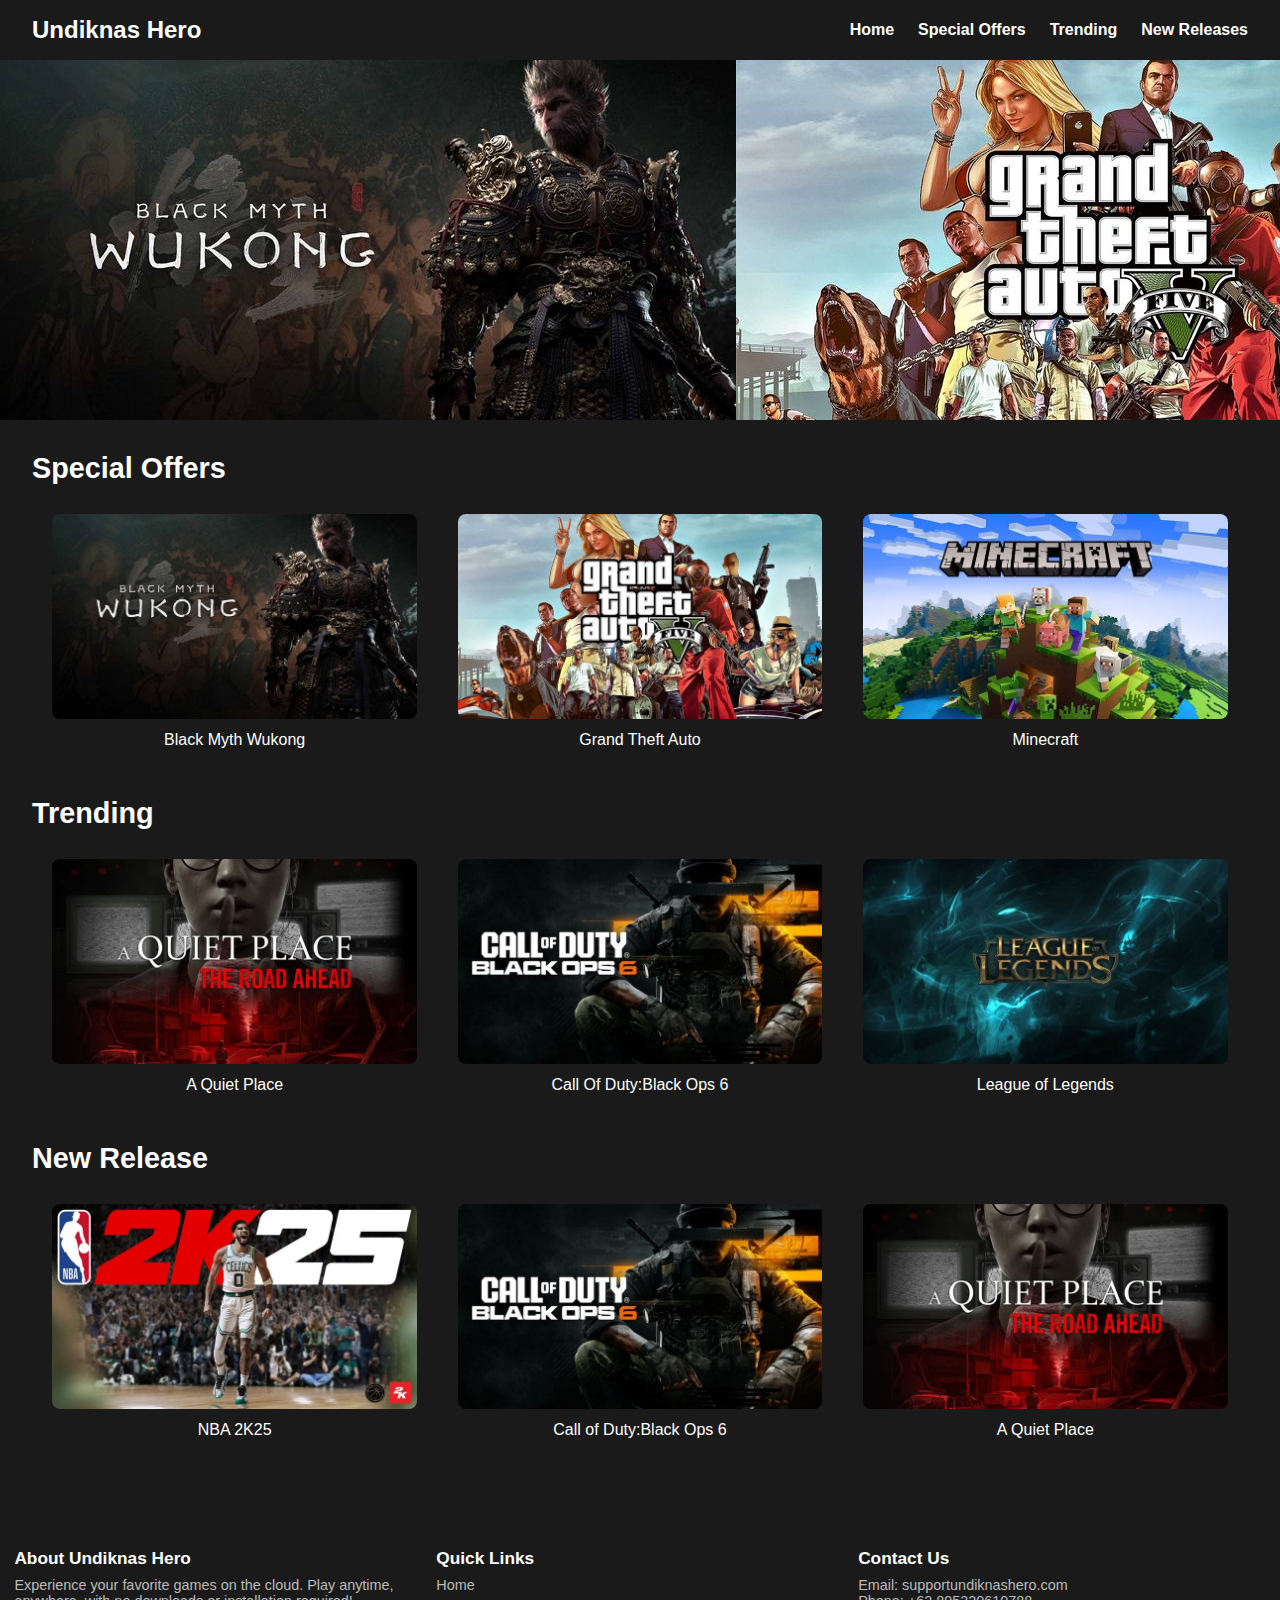
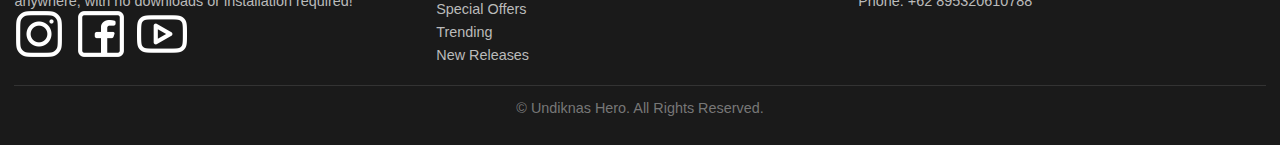
<file: index.html>
<!DOCTYPE html>
<html lang="en">
  <head>
    <meta charset="UTF-8" />
    <meta name="viewport" content="width=device-width, initial-scale=1.0" />
    <title>Xbox Gaming Layout with Slider</title>
    <link rel="stylesheet" href="style.css" />
  </head>
  <body>
    <nav>
      <div class="logo">Undiknas Hero</div>
      <ul class="nav-links">
        <li><a href="index.html">Home</a></li>
        <li><a href="specialoffer.html">Special Offers</a></li>
        <li><a href="trending.html">Trending</a></li>
        <li><a href="newrelease.html">New Releases</a></li>
      </ul>
    </nav>

    <section class="slider">
      <div class="slides">
        <img src="Black Myth Indra.jpeg" alt="Game 1" />
        <img src="GTA V.png" alt="Game 2" />
        <img src="COD Black Ops 6.jpeg" alt="Game 3" />
        <img src="NBA 2k25.jpeg" alt="Game 4" />
        <img src="Black Myth Indra.jpeg" alt="Game 5" />
        <img src="GTA V.png" alt="Game 6" />
        <img src="COD Black Ops 6.jpeg" alt="Game 7" />
        <img src="NBA 2k25.jpeg" alt="Game 8" />
        <img src="Black Myth Indra.jpeg" alt="Game 9" />
        <img src="GTA V.png" alt="Game 10" />
        <img src="COD Black Ops 6.jpeg" alt="Game 11" />
        <img src="NBA 2k25.jpeg" alt="Game 12" />
          </div>
        </section>
        
      </div>
    </section>

    <section class="categories">
      <div class="category">
        <h2>Special Offers</h2>
        <div class="games">
          <div class="game">
            <img src="Black Myth Indra.jpeg" alt="Special Game 1" />
            <p>Black Myth Wukong</p>
          </div>
          <div class="game">
            <img src="GTA V.png" alt="Special Game 2" />
            <p>Grand Theft Auto</p>
          </div>
          <div class="game">
            <img src="Minecraft.jpeg" alt="Special Game 3" />
            <p>Minecraft</p>
          </div>
        </div>
      </div>

      <div class="category">
          <h2>Trending</h2>
        <div class="games">
          <div class="game">
            <img src="A Quiet Place.jpeg" alt="Trending Game 1" />
            <p>A Quiet Place</p>
          </div>
          <div class="game">
            <img src= "COD Black Ops 6.jpeg" alt="Trending Game 2" />
            <p>Call Of Duty:Black Ops 6</p>
          </div>
          <div class="game">
            <img src="LoL.jpeg" alt="Trending Game 3" />
            <p>League of Legends</p>
          </div>
        </div>
      </div>

      <div class="category">
        <h2>New Release</h2>
        <div class="games">
          <div class="game">
            <img src="NBA 2k25.jpeg" alt="New Game 1" />
            <p>NBA 2K25</p>
          </div>
          <div class="game">
            <img src="COD Black Ops 6.jpeg" alt="New Game 2" />
            <p>Call of Duty:Black Ops 6</p>
          </div>
          <div class="game">
            <img src="A Quiet Place.jpeg" alt="New Game 3" />
            <p>A Quiet Place</p>
          </div>
        </div>
      </div>
    </section>

    <script src="script.js"></script>
  </body>

  <footer>
    <div class="footer-content">
      <div class="footer-section about">
        <h2>About Undiknas Hero</h2>
        <p>Experience your favorite games on the cloud. Play anytime, anywhere, with no downloads or installation required!</p>
        <div class="socials">
          <a href="https://media.istockphoto.com/id/607884310/id/foto/nilai-sempurna-100-persen.jpg?s=612x612&w=0&k=20&c=pm4YG0KPkafG1-5c0hsJuVoUvkWNRvf5a_oGHnpH9RA="><img src="instagram-svgrepo-com.png" alt="Twitter" width="50"/></a>
          <a href="https://www.instagram.com/p/DCLU7KEyEAf/?utm_source=ig_web_copy_link&igsh=MzRlODBiNWFlZA=="><img src="facebook-svgrepo-com.png" alt="Instagram" width="50" /></a>
          <a href="https://youtu.be/ZHgyQGoeaB0?si=bZATfUxYvfVBj2xM"><img src="youtube-svgrepo-com.png" alt="YouTube" width="50pc" /></a>
        </div>
      </div>
  
      <div class="footer-section links">
        <h2>Quick Links</h2>
        <ul>
          <li><a href="index.html">Home</a></li>
          <li><a href="specialoffer.html">Special Offers</a></li>
          <li><a href="trending.html">Trending</a></li>
          <li><a href="newrelease.html">New Releases</a></li>
        </ul>
      </div>
  
      <div class="footer-section contact">
        <h2>Contact Us</h2>
        <p>Email: supportundiknashero.com</p>
        <p>Phone: +62 895320610788</p>
      </div>
    </div>
  
    <div class="footer-bottom">
      <p>&copy; Undiknas Hero. All Rights Reserved.</p>
    </div>
  </footer>
</html>
</file>
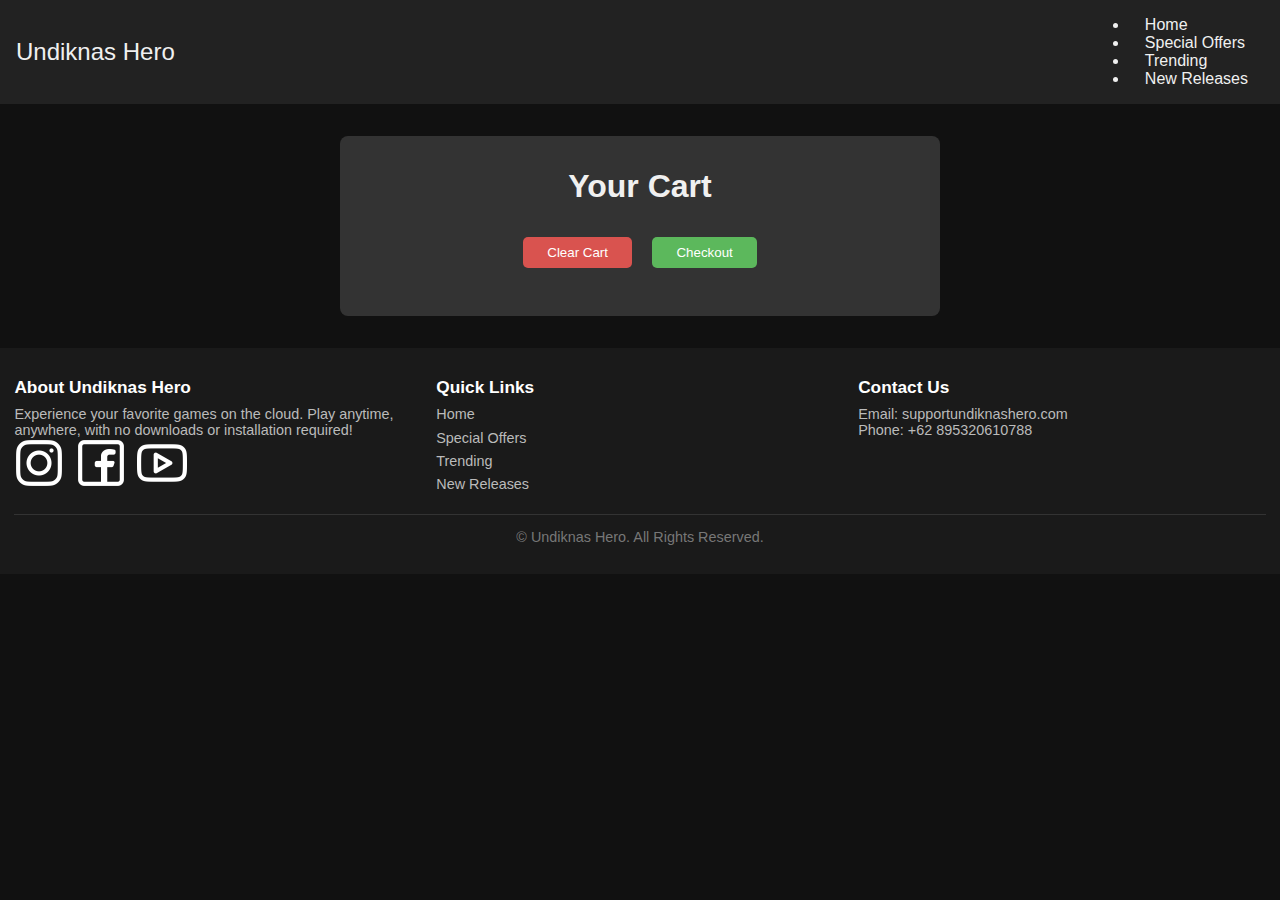
<file: checkout.html>
<!DOCTYPE html>
<html lang="en">
  <head>
    <meta charset="UTF-8" />
    <meta name="viewport" content="width=device-width, initial-scale=1.0" />
    <title>Checkout</title>
    <link rel="stylesheet" href="checkout.css" />
  </head>
  <body>
    <nav>
      <div class="logo">Undiknas Hero</div>
      <ul class="nav-links">
        <li><a href="index.html">Home</a></li>
        <li><a href="specialoffer.html">Special Offers</a></li>
        <li><a href="trending.html">Trending</a></li>
        <li><a href="newrelease.html">New Releases</a></li>
      </ul>
    </nav>

    <section class="checkout-section">
      <h2>Your Cart</h2>
      <ul id="cart-items"></ul>
      <button class="clear-cart-button">Clear Cart</button>
      <button class="checkout-button">Checkout</button>

      <div id="checkout-form-popup" class="form-popup">
        <form id="checkout-form" class="form-container">
          <h2>Checkout Form</h2>
          <label for="name">Name:</label>
          <input type="text" id="name" required />
          <label for="email">Email:</label>
          <input type="email" id="email" required />
          <label for="address">Address:</label>
          <input type="text" id="address" required />
          <button type="submit" class="form-submit">Submit</button>
          <button type="button" class="form-cancel" onclick="closeForm()">Cancel</button>
        </form>
      </div>
    </section>

    <script src="checkout.js"></script>
  </body>
  <footer>
    <div class="footer-content">
      <div class="footer-section about">
        <h2>About Undiknas Hero</h2>
        <p>Experience your favorite games on the cloud. Play anytime, anywhere, with no downloads or installation required!</p>
        <div class="socials">
          <a href="https://media.istockphoto.com/id/607884310/id/foto/nilai-sempurna-100-persen.jpg?s=612x612&w=0&k=20&c=pm4YG0KPkafG1-5c0hsJuVoUvkWNRvf5a_oGHnpH9RA="><img src="instagram-svgrepo-com.png" alt="Twitter" width="50"/></a>
          <a href="https://www.instagram.com/p/DCLU7KEyEAf/?utm_source=ig_web_copy_link&igsh=MzRlODBiNWFlZA=="><img src="facebook-svgrepo-com.png" alt="Instagram" width="50" /></a>
          <a href="https://youtu.be/ZHgyQGoeaB0?si=bZATfUxYvfVBj2xM"><img src="youtube-svgrepo-com.png" alt="YouTube" width="50pc" /></a>
        </div>
      </div>

      <div class="footer-section links">
        <h2>Quick Links</h2>
        <ul>
          <li><a href="index.html">Home</a></li>
          <li><a href="specialoffer.html">Special Offers</a></li>
          <li><a href="trending.html">Trending</a></li>
          <li><a href="newrelease.html">New Releases</a></li>
        </ul>
      </div>

      <div class="footer-section contact">
        <h2>Contact Us</h2>
        <p>Email: supportundiknashero.com</p>
        <p>Phone: +62 895320610788</p>
      </div>
    </div>

    <div class="footer-bottom">
      <p>&copy; Undiknas Hero. All Rights Reserved.</p>
    </div>
  </footer>
</html>
</file>
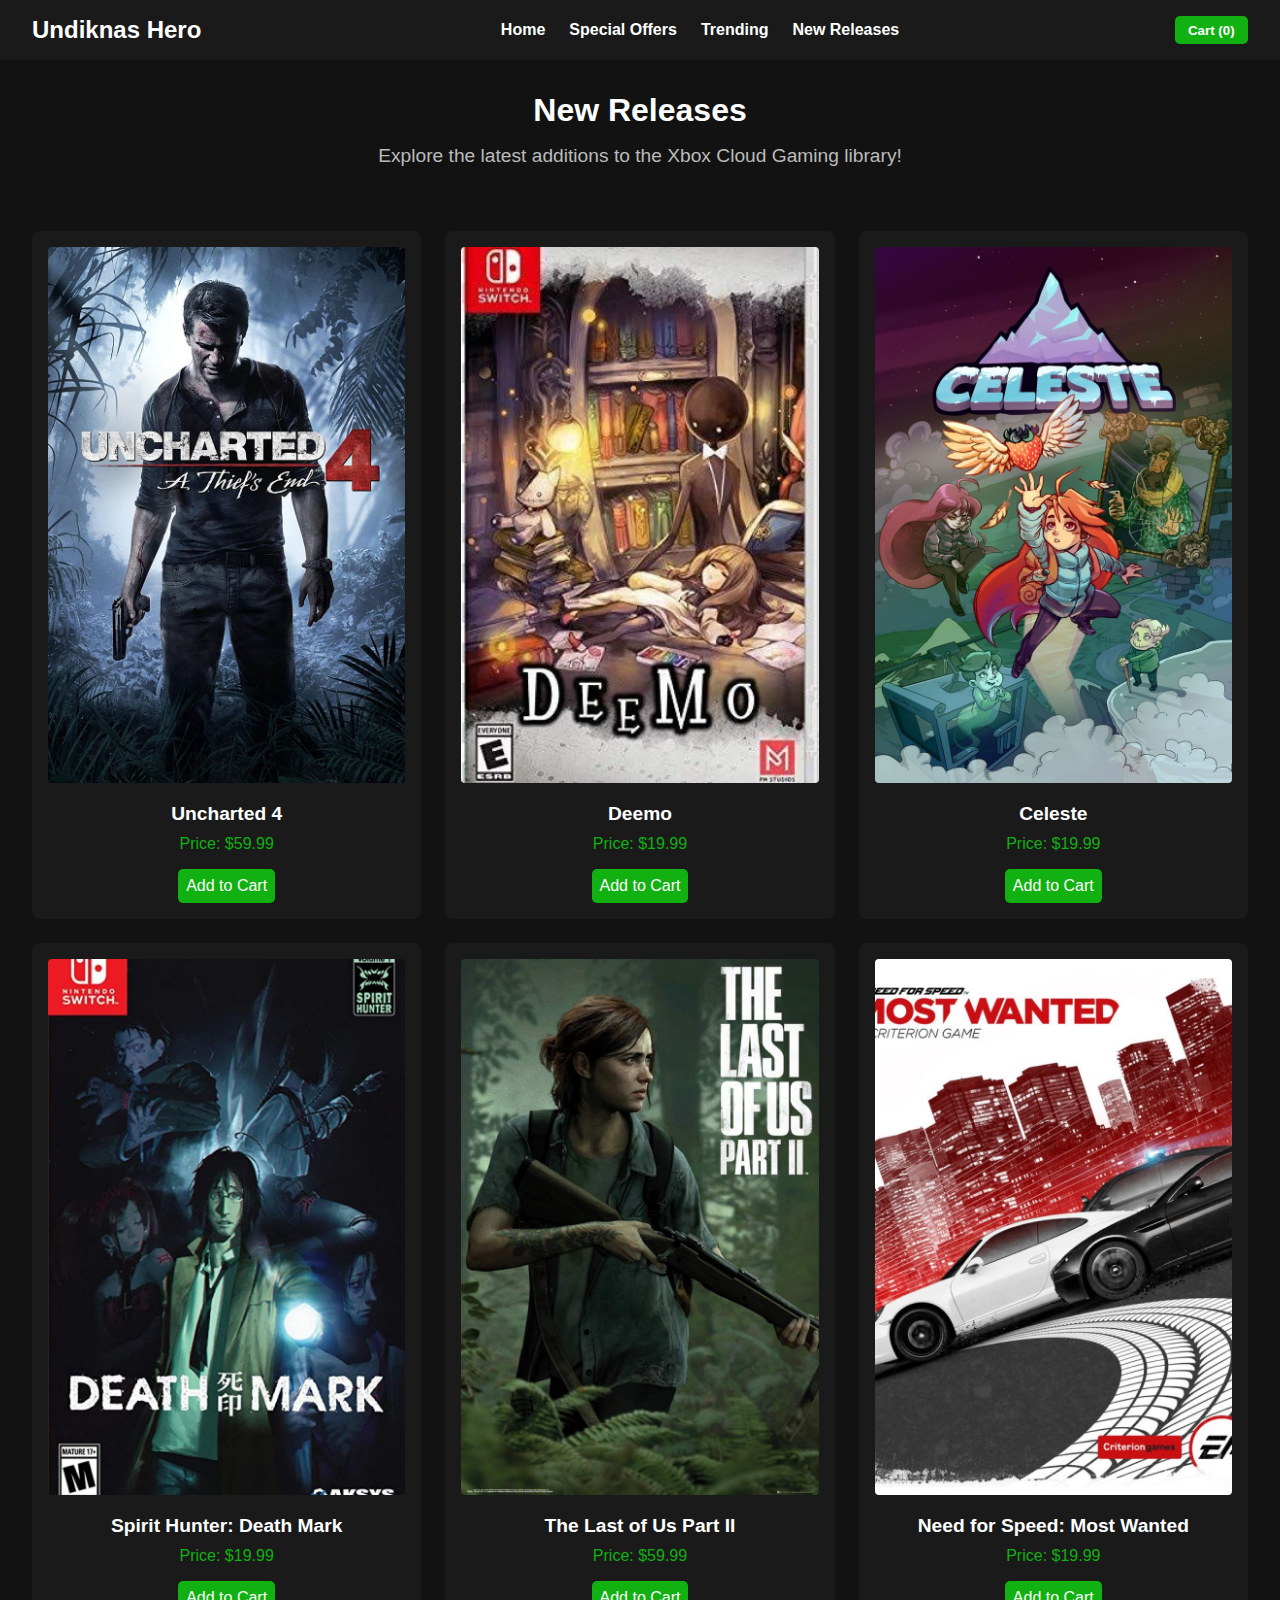
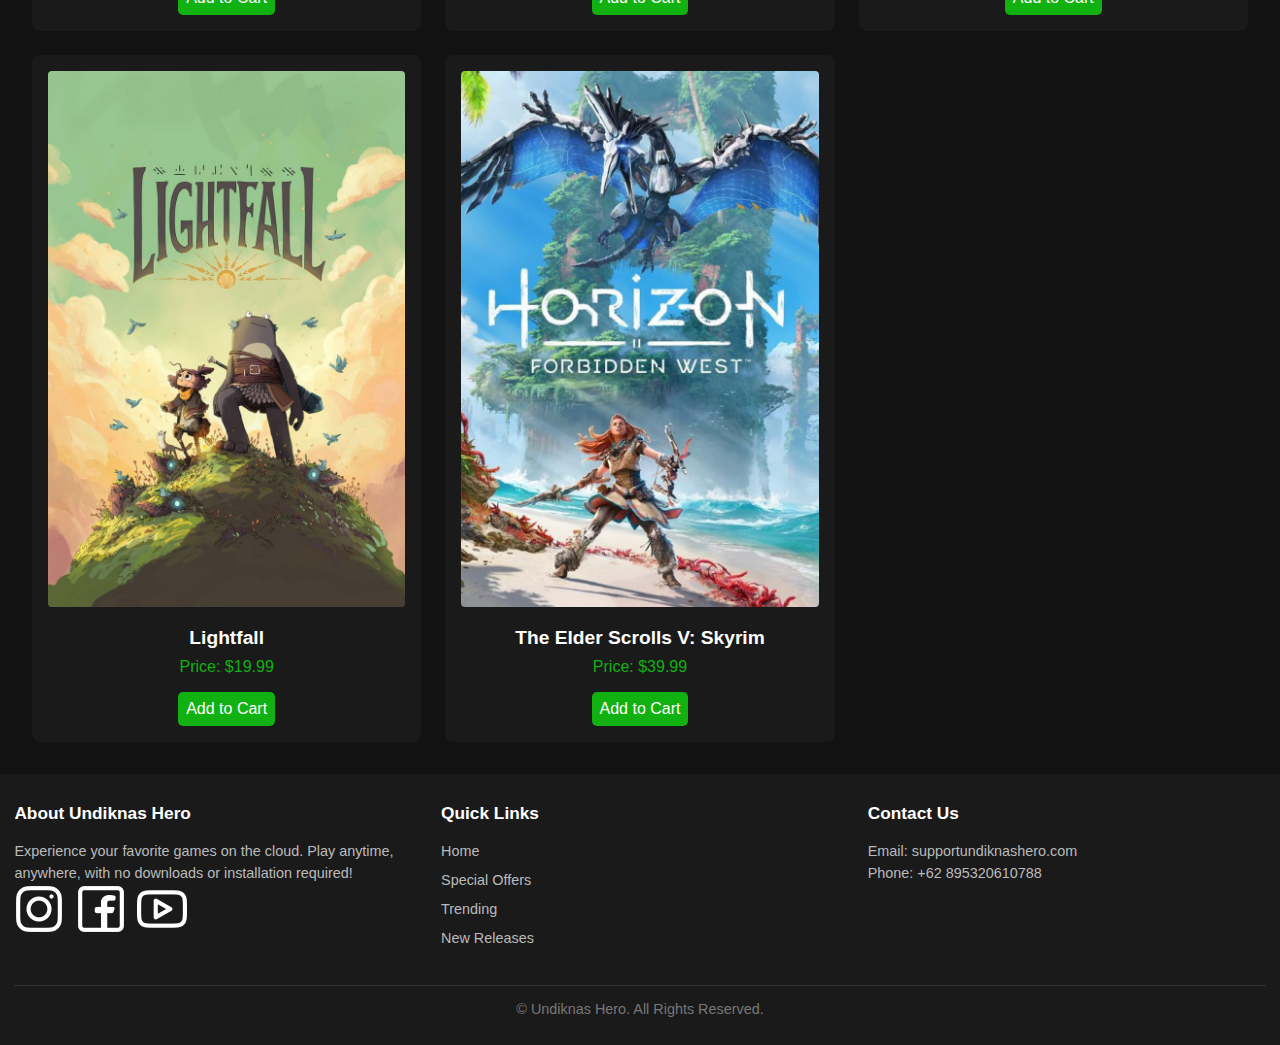
<file: newrelease.html>
<!DOCTYPE html>
<html lang="en">
  <head>
    <meta charset="UTF-8" />
    <meta name="viewport" content="width=device-width, initial-scale=1.0" />
    <title>New Releases - Xbox Cloud Gaming</title>
    <link rel="stylesheet" href="new-releases.css" />
  </head>
  <body>
    <nav>
      <div class="logo">Undiknas Hero</div>
      <ul class="nav-links">
        <li><a href="index.html">Home</a></li>
        <li><a href="specialoffer.html">Special Offers</a></li>
        <li><a href="trending.html">Trending</a></li>
        <li><a href="newrelease.html">New Releases</a></li>
      </ul>
      <button class="cart-button" onclick="location.href='checkout.html'">Cart (<span id="cart-count">0</span>)</button>
    </nav>

    <header class="new-releases-header">
      <h1>New Releases</h1>
      <p>Explore the latest additions to the Xbox Cloud Gaming library!</p>
    </header>
    <section class="game-grid">
      <div class="game-card">
        <img src="Uncharted 4_ A Thief's End (2016).png" alt="Game 1" />
        <h2>Uncharted 4</h2>
        <p>Price: $59.99</p>
        <button class="add-to-cart" data-title="Uncharted 4" data-price="59.99">Add to Cart</button>
      </div>
      <div class="game-card">
        <img src="This Is Hands-Down the Best Nintendo Switch Game.png" alt="Game 1" />
        <h2>Deemo</h2>
        <p>Price: $19.99</p>
        <button class="add-to-cart" data-title="Deemo" data-price="19.99">Add to Cart</button>
      </div>
      <div class="game-card">
        <img src="The Best Video Games of 2018 (So Far).png" alt="Game 1" />
        <h2>Celeste</h2>
        <p>Price: $19.99</p>
        <button class="add-to-cart" data-title="Celeste" data-price="19.99">Add to Cart</button>
      </div>
      <div class="game-card">
        <img src="Spirit Hunter_ Death Mark - Nintendo Switch.png" alt="Game 1" />
        <h2>Spirit Hunter: Death Mark</h2>
        <p>Price: $19.99</p>
        <button class="add-to-cart" data-title="Spirit Hunter: Death Mark" data-price="19.99">Add to Cart</button>
      </div>
      <div class="game-card">
        <img src="POSTER STOP ONLINE The Last Of Us Part II - Gaming Poster (Game Cover - Ellie) (Size 24 x 36_).png" alt="Game 1" />
        <h2>The Last of Us Part II</h2>
        <p>Price: $59.99</p>
        <button class="add-to-cart" data-title="The Last of Us Part II" data-price="59.99">Add to Cart</button>
      </div>
      <div class="game-card">
        <img src="Need for Speed_ Most Wanted (2012).png" alt="Game 1" />
        <h2>Need for Speed: Most Wanted</h2>
        <p>Price: $19.99</p>
        <button class="add-to-cart" data-title="Game Title 1" data-price="19.99">Add to Cart</button>
      </div>
      <div class="game-card">
        <img src="Lightfall - Cover.png" alt="Game 1" />
        <h2>Lightfall</h2>
        <p>Price: $19.99</p>
        <button class="add-to-cart" data-title="Lightfall" data-price="19.99">Add to Cart</button>
      </div>
      <div class="game-card">
        <img src="04ee4ccd-bde7-404a-9198-867988e1a31a.png" alt="Game 1" />
        <h2>The Elder Scrolls V: Skyrim</h2>
        <p>Price: $39.99</p>
        <button class="add-to-cart" data-title="The Elder Scrolls V: Skyrim" data-price="39.99">Add to Cart</button>
      </div>
    </section>

    <script src="new-releases.js"></script>
  </body>
  <footer>
    <div class="footer-content">
      <div class="footer-section about">
        <h2>About Undiknas Hero</h2>
        <p>Experience your favorite games on the cloud. Play anytime, anywhere, with no downloads or installation required!</p>
        <div class="socials">
          <a href="https://media.istockphoto.com/id/607884310/id/foto/nilai-sempurna-100-persen.jpg?s=612x612&w=0&k=20&c=pm4YG0KPkafG1-5c0hsJuVoUvkWNRvf5a_oGHnpH9RA="><img src="instagram-svgrepo-com.png" alt="Twitter" width="50"/></a>
          <a href="https://www.instagram.com/p/DCLU7KEyEAf/?utm_source=ig_web_copy_link&igsh=MzRlODBiNWFlZA=="><img src="facebook-svgrepo-com.png" alt="Instagram" width="50" /></a>
          <a href="https://youtu.be/ZHgyQGoeaB0?si=bZATfUxYvfVBj2xM"><img src="youtube-svgrepo-com.png" alt="YouTube" width="50pc" /></a>
        </div>
      </div>

      <div class="footer-section links">
        <h2>Quick Links</h2>
        <ul>
          <li><a href="index.html">Home</a></li>
          <li><a href="specialoffer.html">Special Offers</a></li>
          <li><a href="trending.html">Trending</a></li>
          <li><a href="newrelease.html">New Releases</a></li>
        </ul>
      </div>

      <div class="footer-section contact">
        <h2>Contact Us</h2>
        <p>Email: supportundiknashero.com</p>
        <p>Phone: +62 895320610788</p>
      </div>
    </div>

    <div class="footer-bottom">
      <p>&copy; Undiknas Hero. All Rights Reserved.</p>
    </div>
  </footer>
</html>
</file>
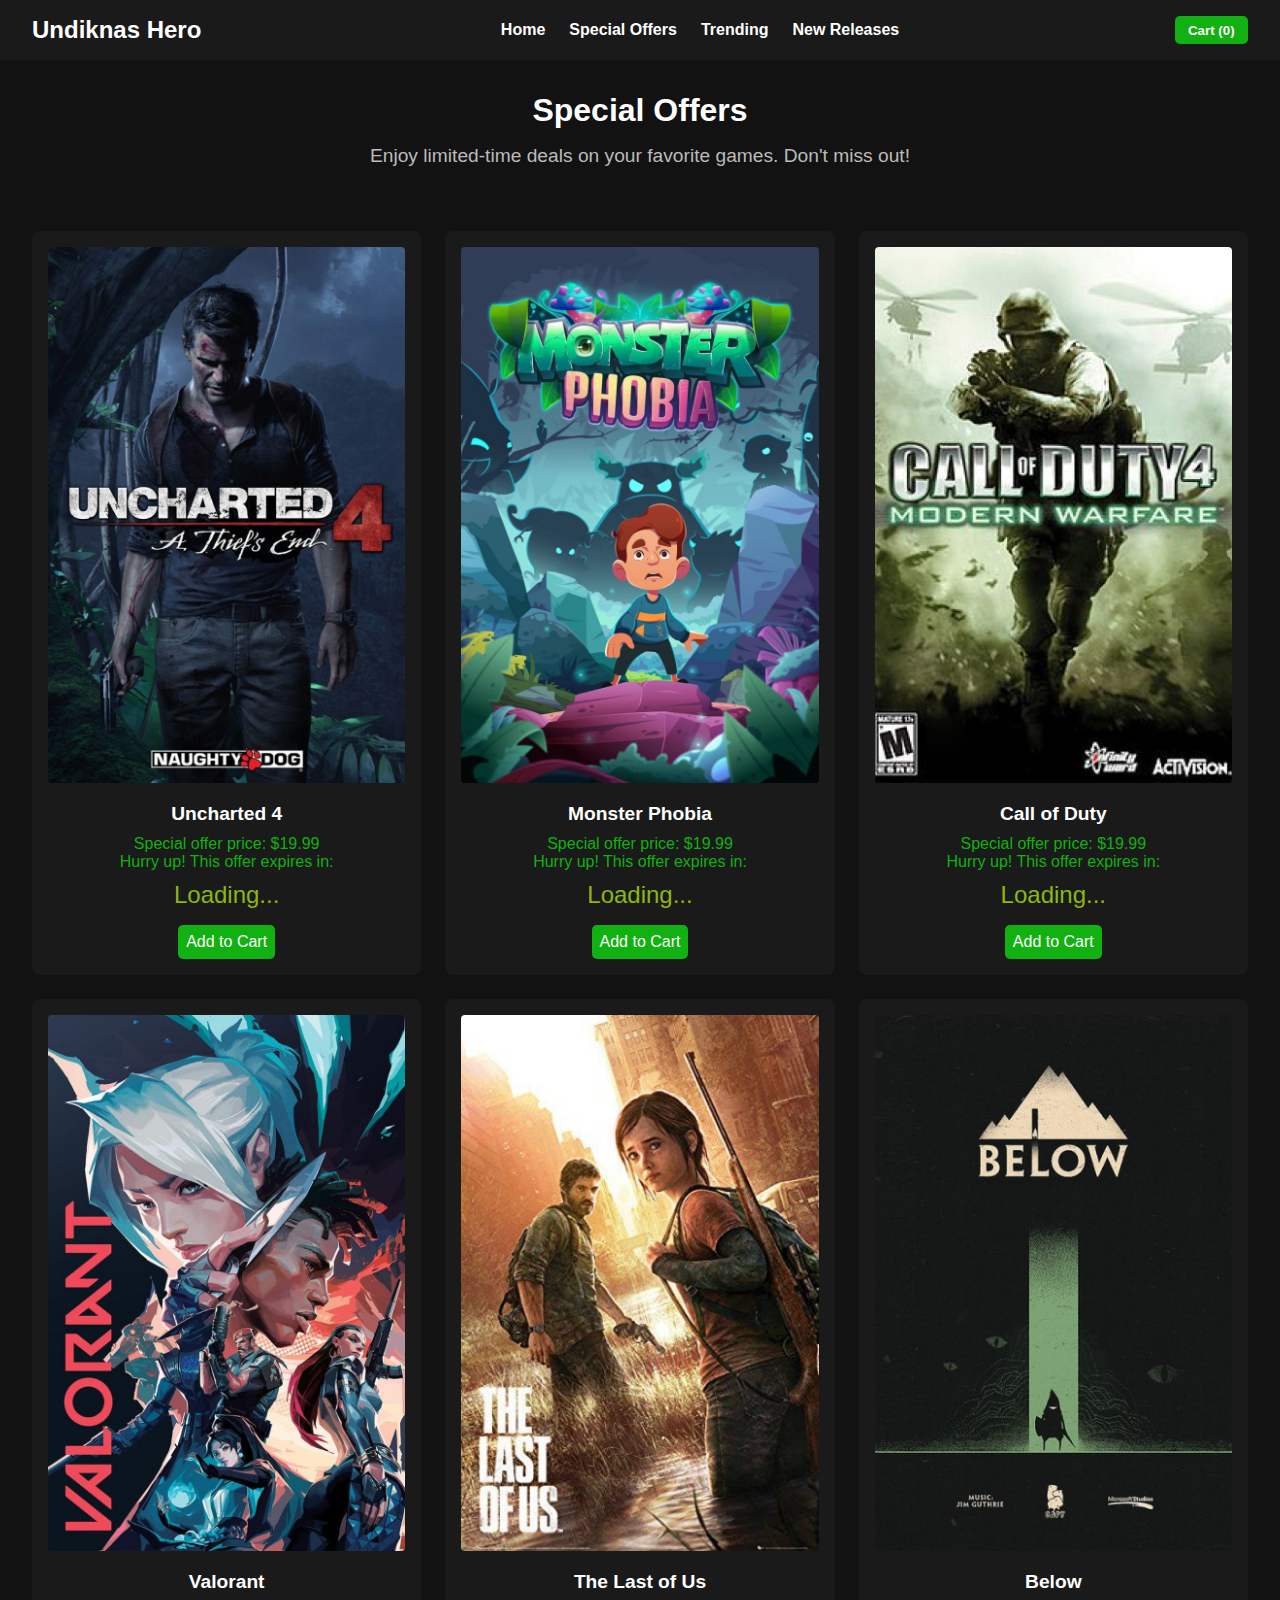
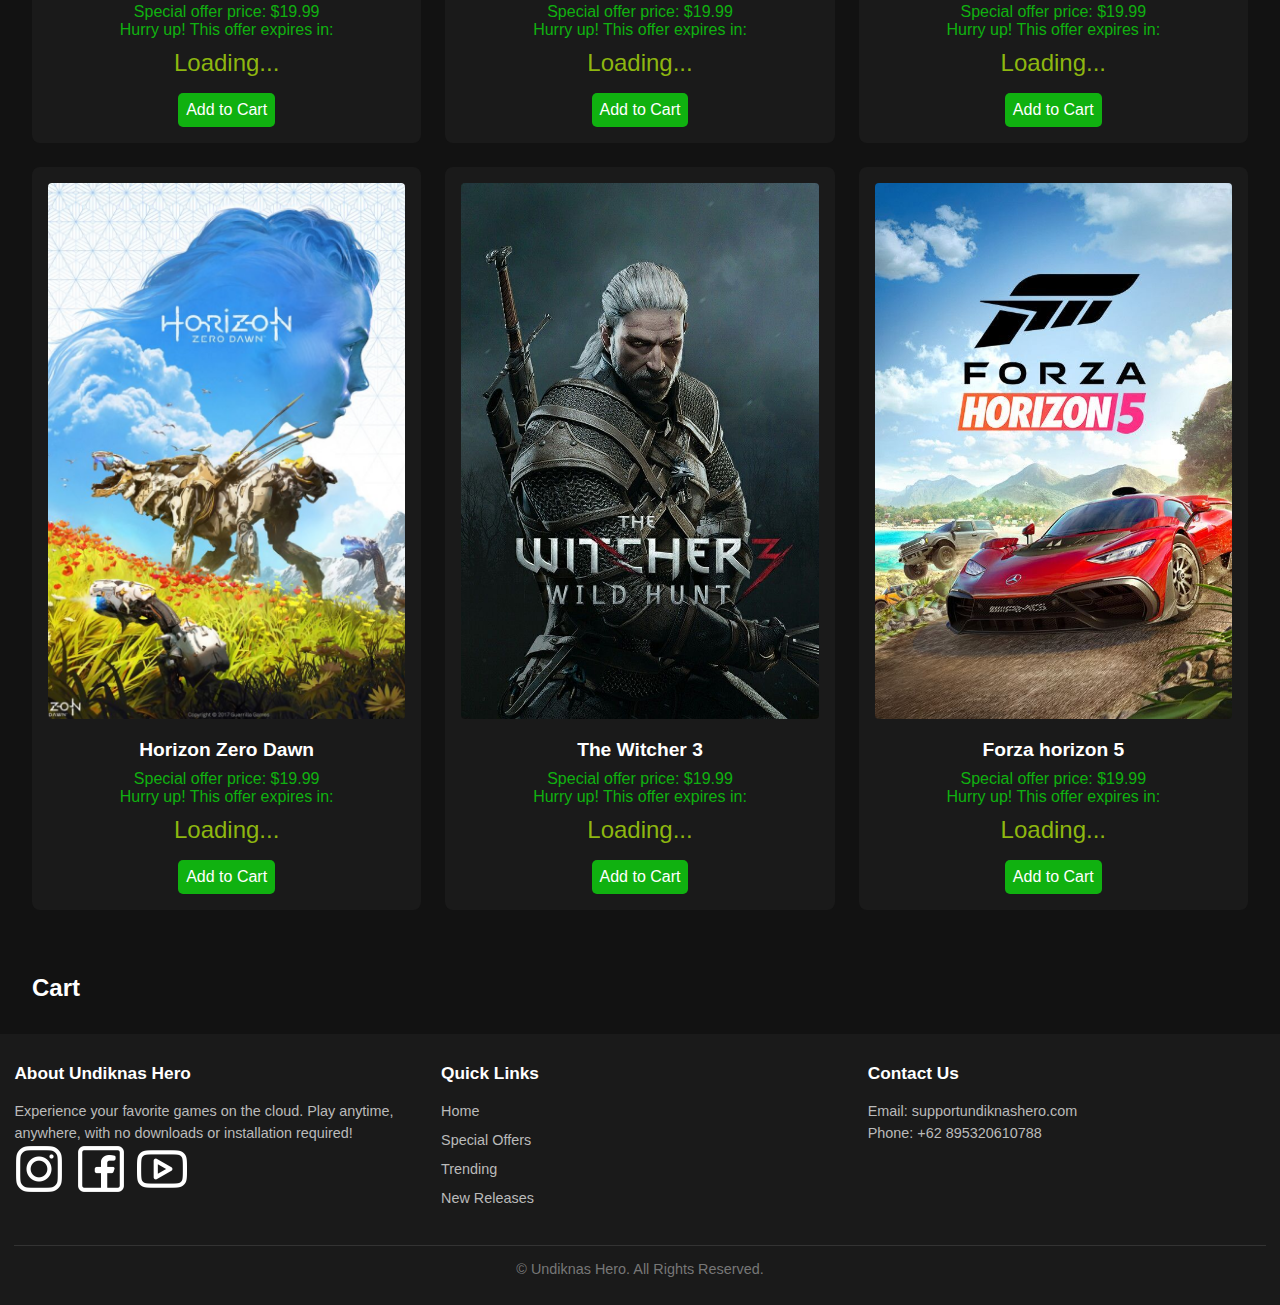
<file: specialoffer.html>
<!DOCTYPE html>
<html lang="en">
  <head>
    <meta charset="UTF-8" />
    <meta name="viewport" content="width=device-width, initial-scale=1.0" />
    <title>Special Offers - Xbox Cloud Gaming</title>
    <link rel="stylesheet" href="special-offers.css" />
  </head>
  <body>
    <nav>
      <div class="logo">Undiknas Hero</div>
      <ul class="nav-links">
        <li><a href="index.html">Home</a></li>
        <li><a href="specialoffer.html">Special Offers</a></li>
        <li><a href="trending.html">Trending</a></li>
        <li><a href="newrelease.html">New Releases</a></li>
      </ul>
      <button class="cart-button" onclick="location.href='checkout.html'">Cart (<span id="cart-count">0</span>)</button>
    </nav>

    <header class="special-offers-header">
      <h1>Special Offers</h1>
      <p>Enjoy limited-time deals on your favorite games. Don't miss out!</p>
    </header>

    <section class="game-grid">
      <div class="game-card">
        <img src="nath.png" alt="Game 1" />
        <h2>Uncharted 4</h2>
        <p>Special offer price: $19.99</p>
        <p>Hurry up! This offer expires in:</p>
        <div class="countdown" id="countdown1">Loading...</div>
        <button class="add-to-cart" data-title="Uncharted 4" data-price="19.99">Add to Cart</button>
      </div>
      <div class="game-card">
        <img src="Monster Phobia.png" alt="Game 1" />
        <h2>Monster Phobia</h2>
        <p>Special offer price: $19.99</p>
        <p>Hurry up! This offer expires in:</p>
        <div class="countdown" id="countdown1">Loading...</div>
        <button class="add-to-cart" data-title="Monster Phobia" data-price="19.99">Add to Cart</button>
      </div>
      <div class="game-card">
        <img src="c6ecec85-46e4-4068-b61d-d404dea330d4.png" alt="Game 1" />
        <h2>Call of Duty</h2>
        <p>Special offer price: $19.99</p>
        <p>Hurry up! This offer expires in:</p>
        <div class="countdown" id="countdown1">Loading...</div>
        <button class="add-to-cart" data-title="Call of Duty" data-price="19.99">Add to Cart</button>
      </div>
      <div class="game-card">
        <img src="CINEMAFLIX Valorant Game Poster Wall Art Measures 24 x 36 inches (unframed).png" alt="Game 1" />
        <h2>Valorant</h2>
        <p>Special offer price: $19.99</p>
        <p>Hurry up! This offer expires in:</p>
        <div class="countdown" id="countdown1">Loading...</div>
        <button class="add-to-cart" data-title="Valorant" data-price="19.99">Add to Cart</button>
      </div>
      <div class="game-card">
        <img src="Beyond The Wall Last of Us Key Art Horror Action Survival Video Game Poster Print 24 by 36.png" alt="Game 1" />
        <h2>The Last of Us</h2>
        <p>Special offer price: $19.99</p>
        <p>Hurry up! This offer expires in:</p>
        <div class="countdown" id="countdown1">Loading...</div>
        <button class="add-to-cart" data-title="The Last of Us" data-price="19.99">Add to Cart</button>
      </div>
      <div class="game-card">
        <img src="BELOW by Capy!, via Flickr.png" alt="Game 1" />
        <h2>Below</h2>
        <p>Special offer price: $19.99</p>
        <p>Hurry up! This offer expires in:</p>
        <div class="countdown" id="countdown1">Loading...</div>
        <button class="add-to-cart" data-title="Below" data-price="19.99">Add to Cart</button>
      </div>
      <div class="game-card">
        <img src="56069492-0e39-4810-a2a9-93163bc8b614.png" alt="Game 1" />
        <h2>Horizon Zero Dawn</h2>
        <p>Special offer price: $19.99</p>
        <p>Hurry up! This offer expires in:</p>
        <div class="countdown" id="countdown1">Loading...</div>
        <button class="add-to-cart" data-title="Horizon Zero Dawn" data-price="19.99">Add to Cart</button>
      </div>
      <div class="game-card">
        <img src="The Witcher 3.jpeg" alt="Game 1" />
        <h2>The Witcher 3</h2>
        <p>Special offer price: $19.99</p>
        <p>Hurry up! This offer expires in:</p>
        <div class="countdown" id="countdown1">Loading...</div>
        <button class="add-to-cart" data-title="The Witcher 3" data-price="19.99">Add to Cart</button>
      </div>
      <div class="game-card">
        <img src="Forza horizon 5.jpeg" alt="Game 1" />
        <h2>Forza horizon 5</h2>
        <p>Special offer price: $19.99</p>
        <p>Hurry up! This offer expires in:</p>
        <div class="countdown" id="countdown1">Loading...</div>
        <button class="add-to-cart" data-title="Game Title 1" data-price="19.99">Add to Cart</button>
      </div>
    </section>

    <section id="cart" class="cart">
      <h2>Cart</h2>
      <ul id="cart-items"></ul>
    </section>

    <script src="special-offers.js"></script>
  </body>

  <footer>
    <div class="footer-content">
      <div class="footer-section about">
        <h2>About Undiknas Hero</h2>
        <p>Experience your favorite games on the cloud. Play anytime, anywhere, with no downloads or installation required!</p>
        <div class="socials">
          <a href="https://media.istockphoto.com/id/607884310/id/foto/nilai-sempurna-100-persen.jpg?s=612x612&w=0&k=20&c=pm4YG0KPkafG1-5c0hsJuVoUvkWNRvf5a_oGHnpH9RA="><img src="instagram-svgrepo-com.png" alt="Twitter" width="50"/></a>
          <a href="facebook.com"><img src="facebook-svgrepo-com.png" alt="Instagram" width="50" /></a>
          <a href="https://youtu.be/ZHgyQGoeaB0?si=bZATfUxYvfVBj2xM"><img src="youtube-svgrepo-com.png" alt="YouTube" width="50pc" /></a>
        </div>
      </div>

      <div class="footer-section links">
        <h2>Quick Links</h2>
        <ul>
          <li><a href="index.html">Home</a></li>
          <li><a href="specialoffer.html">Special Offers</a></li>
          <li><a href="trending.html">Trending</a></li>
          <li><a href="newrelease.html">New Releases</a></li>
        </ul>
      </div>

      <div class="footer-section contact">
        <h2>Contact Us</h2>
        <p>Email: supportundiknashero.com</p>
        <p>Phone: +62 895320610788</p>
      </div>
    </div>

    <div class="footer-bottom">
      <p>&copy; Undiknas Hero. All Rights Reserved.</p>
    </div>
  </footer>
</html>
</file>
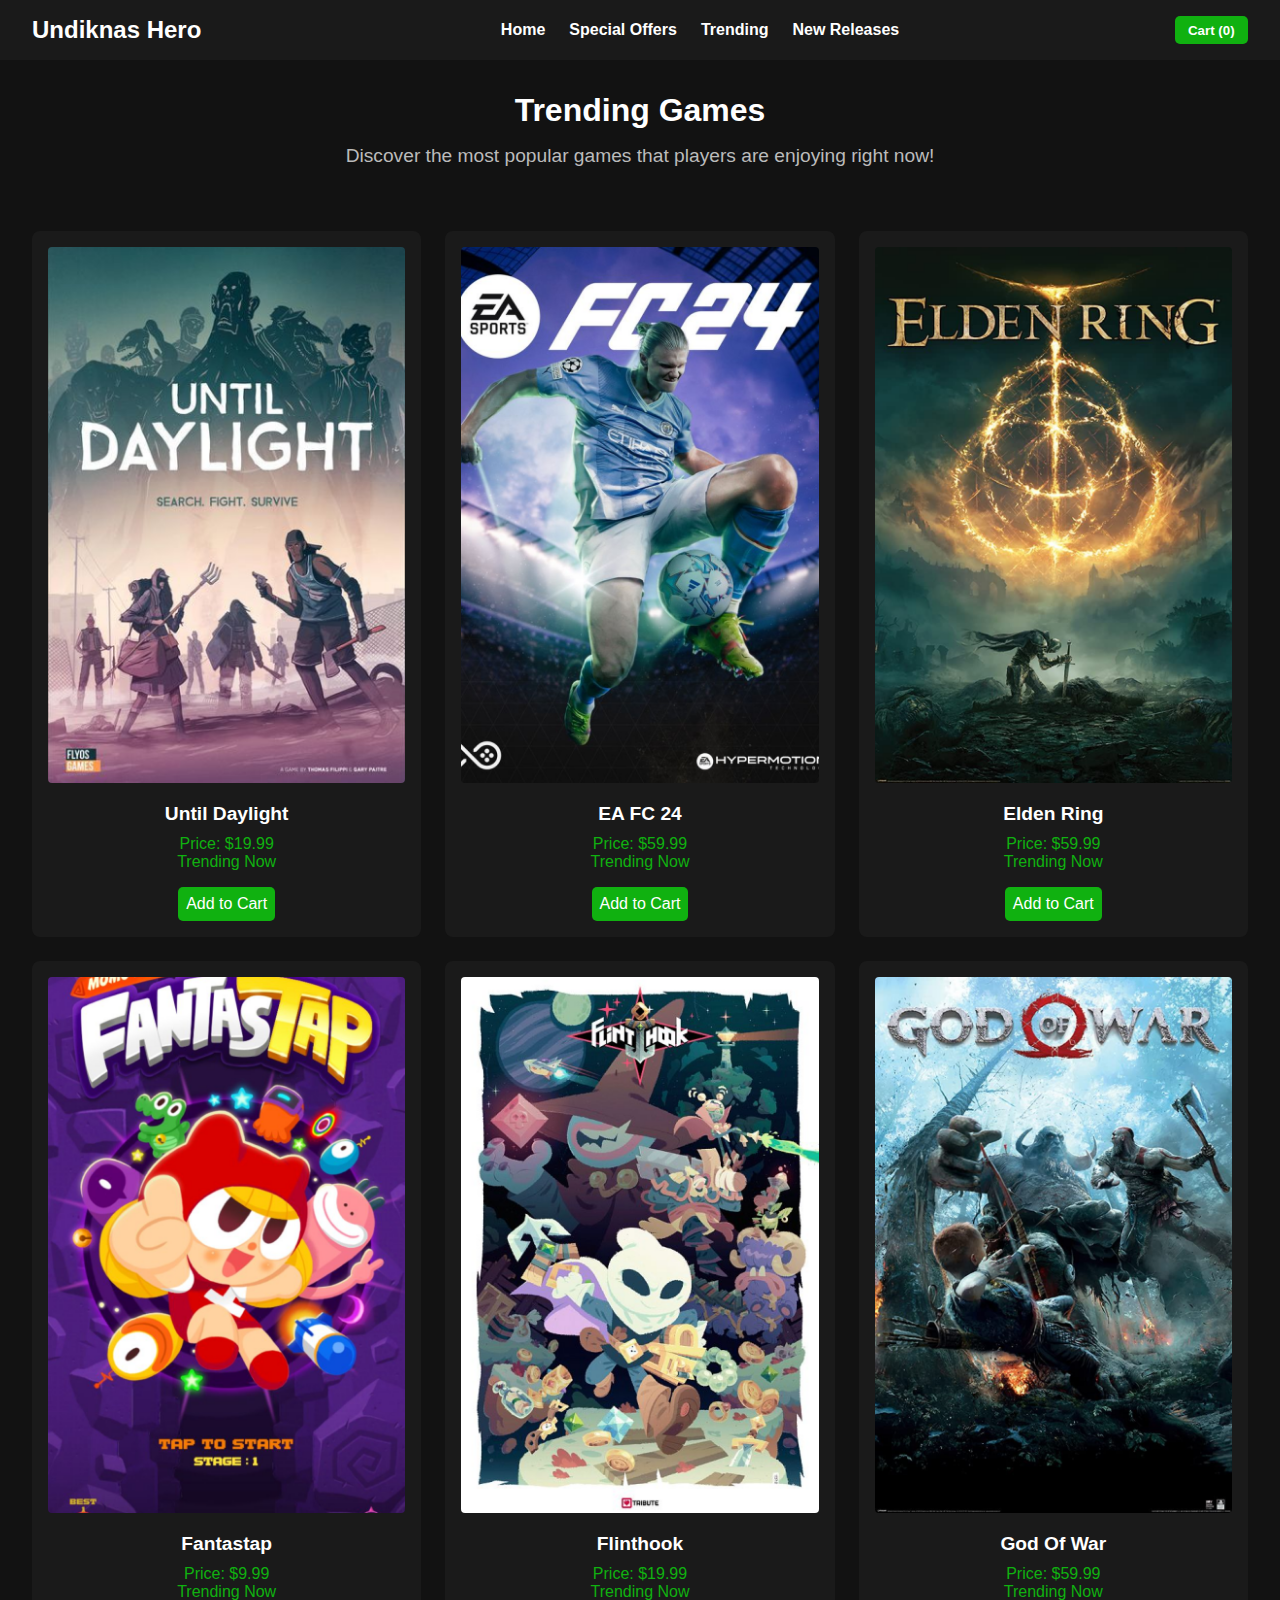
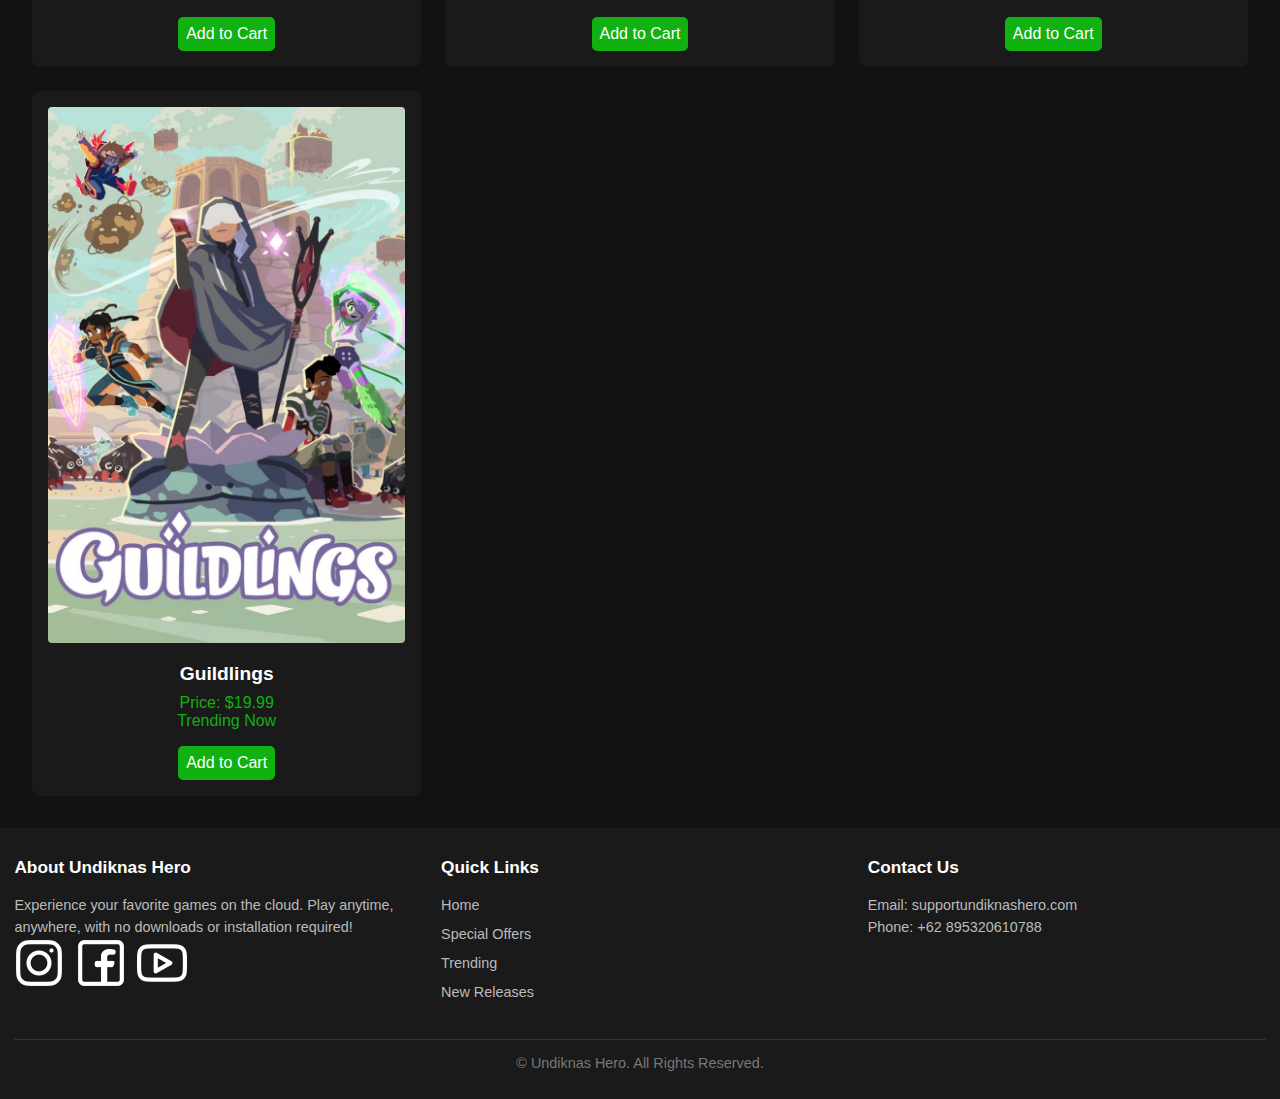
<file: trending.html>
<!DOCTYPE html>
<html lang="en">
  <head>
    <meta charset="UTF-8" />
    <meta name="viewport" content="width=device-width, initial-scale=1.0" />
    <title>Trending - Xbox Cloud Gaming</title>
    <link rel="stylesheet" href="trending.css" />
  </head>
  <body>
    <nav>
      <div class="logo">Undiknas Hero</div>
      <ul class="nav-links">
        <li><a href="index.html">Home</a></li>
        <li><a href="specialoffer.html">Special Offers</a></li>
        <li><a href="trending.html">Trending</a></li>
        <li><a href="newrelease.html">New Releases</a></li>
      </ul>
      <button class="cart-button" onclick="location.href='checkout.html'">Cart (<span id="cart-count">0</span>)</button>
    </nav>

    <header class="trending-header">
      <h1>Trending Games</h1>
      <p>Discover the most popular games that players are enjoying right now!</p>
    </header>

    <section class="game-grid">
      <div class="game-card">
        <img src="Coming Soon - Until Daylight _ Co-op Board Games.png" alt="Game 1" />
        <h2>Until Daylight</h2>
        <p>Price: $19.99</p>
        <p>Trending Now</p>
        <button class="add-to-cart" data-title="Until Daylight" data-price="19.99">Add to Cart</button>
      </div>
      <div class="game-card">
        <img src="EAFC 24 Cover.png" alt="Game 1" />
        <h2>EA FC 24</h2>
        <p>Price: $59.99</p>
        <p>Trending Now</p>
        <button class="add-to-cart" data-title="EA FC 24" data-price="59.99">Add to Cart</button>
      </div>

      <div class="game-card">
        <img src="Elden Ring - Gaming Poster (Game Cover_Key Art) (Size_ 24_ x 36_).png" alt="Game 1" />
        <h2>Elden Ring</h2>
        <p>Price: $59.99</p>
        <p>Trending Now</p>
        <button class="add-to-cart" data-title="Elden Ring" data-price="59.99">Add to Cart</button>
      </div>
      <div class="game-card">
        <img src="Fantastap.png" alt="Game 1" />
        <h2>Fantastap</h2>
        <p>Price: $9.99</p>
        <p>Trending Now</p>
        <button class="add-to-cart" data-title="Fantastap" data-price="9.99">Add to Cart</button>
      </div>
      <div class="game-card">
        <img src="Flinthook ©Tribute Games 2017.png" alt="Game 1" />
        <h2>Flinthook</h2>
        <p>Price: $19.99</p>
        <p>Trending Now</p>
        <button class="add-to-cart" data-title="Flinthook" data-price="19.99">Add to Cart</button>
      </div>
      <div class="game-card">
        <img src="God Of War - Gaming Poster (Size_ 24_ x 36_).png" alt="Game 1" />
        <h2>God Of War</h2>
        <p>Price: $59.99</p>
        <p>Trending Now</p>
        <button class="add-to-cart" data-title="God Of War" data-price="59.99">Add to Cart</button>
      </div>
      <div class="game-card">
        <img src="Guildlings _ a new mobile game from Threes creator — Steemit.png" alt="Game 1" />
        <h2>Guildlings</h2>
        <p>Price: $19.99</p>
        <p>Trending Now</p>
        <button class="add-to-cart" data-title="Guildlings" data-price="19.99">Add to Cart</button>
      </div>
    </section>

    <script src="trending.js"></script>
  </body>

  <footer>
    <div class="footer-content">
      <div class="footer-section about">
        <h2>About Undiknas Hero</h2>
        <p>Experience your favorite games on the cloud. Play anytime, anywhere, with no downloads or installation required!</p>
        <div class="socials">
          <a href="https://media.istockphoto.com/id/607884310/id/foto/nilai-sempurna-100-persen.jpg?s=612x612&w=0&k=20&c=pm4YG0KPkafG1-5c0hsJuVoUvkWNRvf5a_oGHnpH9RA="><img src="instagram-svgrepo-com.png" alt="Twitter" width="50"/></a>
          <a href="https://www.instagram.com/p/DCLU7KEyEAf/?utm_source=ig_web_copy_link&igsh=MzRlODBiNWFlZA=="><img src="facebook-svgrepo-com.png" alt="Instagram" width="50" /></a>
          <a href="https://youtu.be/ZHgyQGoeaB0?si=bZATfUxYvfVBj2xM"><img src="youtube-svgrepo-com.png" alt="YouTube" width="50pc" /></a>
        </div>
      </div>

      <div class="footer-section links">
        <h2>Quick Links</h2>
        <ul>
          <li><a href="index.html">Home</a></li>
          <li><a href="specialoffer.html">Special Offers</a></li>
          <li><a href="trending.html">Trending</a></li>
          <li><a href="newrelease.html">New Releases</a></li>
        </ul>
      </div>

      <div class="footer-section contact">
        <h2>Contact Us</h2>
        <p>Email: supportundiknashero.com</p>
        <p>Phone: +62 895320610788</p>
      </div>
    </div>

    <div class="footer-bottom">
      <p>&copy; Undiknas Hero. All Rights Reserved.</p>
    </div>
  </footer>
</html>
</file>
<file: style.css>
* {
  margin: 0;
  padding: 0;
  box-sizing: border-box;
}

body {
  font-family: Montserrat, sans-serif;
  background-color: #121212;
  color: white;
}

nav {
  display: flex;
  justify-content: space-between;
  align-items: center;
  padding: 1em 2em;
  background-color: #1a1a1a;
}

.nav-links {
  display: flex;
  list-style: none;
}

.nav-links li {
  margin-left: 1.5em;
}

.nav-links a {
  color: #ffffff;
  text-decoration: none;
  font-weight: bold;
}

.logo {
  font-size: 1.5em;
  font-weight: bold;
}

.slider {
  position: relative;
  width: 100%;
  height: 40vh;
  overflow: hidden;
}

.slides {
  display: flex;
  width: 1200%;
  animation: slideAnimation 48s infinite;
}

@keyframes slideAnimation {
  0% {
    transform: translateX(0);
  }
  12.5% {
    transform: translateX(0);
  }

  25% {
    transform: translateX(-12.5%);
  }
  37.5% {
    transform: translateX(-12.5%);
  }

  50% {
    transform: translateX(-25%);
  }
  62.5% {
    transform: translateX(-25%);
  }

  75% {
    transform: translateX(-37.5%);
  }
  87.5% {
    transform: translateX(-37.5%);
  }

  100% {
    transform: translateX(-50%);
  }
}

.categories {
  padding: 2em;
  background-color: #1a1a1a;
}

.category {
  margin-bottom: 2em;
}

.category h2 {
  font-size: 1.8em;
  margin-bottom: 1em;
}

.games {
  display: flex;
  justify-content: space-around;
  flex-wrap: wrap;
}

.game {
  text-align: center;
  width: 30%;
  margin-bottom: 1em;
}

.game img {
  width: 100%;
  height: auto;
  border-radius: 8px;
  transition: transform 0.3s ease;
}

.game img:hover {
  transform: scale(1.05);
}

.game p {
  margin-top: 0.5em;
  font-size: 1em;
}

@media (max-width: 768px) {
  .category h2 {
    font-size: 1.5em;
  }
  .game {
    width: 45%;
  }
}

footer {
  background-color: #1a1a1a;
  color: white;
  padding: 2em 1em;
  font-size: 0.9em;
}

.footer-content {
  display: flex;
  justify-content: space-between;
  flex-wrap: wrap;
  gap: 1em;
}

.footer-section {
  flex: 1;
  min-width: 200px;
}

.footer-section h2 {
  font-size: 1.2em;
  margin-bottom: 0.5em;
}

.footer-section p,
.footer-section ul {
  color: #bbb;
}

.footer-section ul {
  list-style: none;
  padding: 0;
}

.footer-section ul li {
  margin-bottom: 0.5em;
}

.footer-section ul li a {
  color: #bbb;
  text-decoration: none;
  transition: color 0.3s ease;
}

.footer-section ul li a:hover {
  color: #10b110;
}

.socials a {
  display: inline-block;
  margin-right: 0.5em;
}

.footer-bottom {
  text-align: center;
  margin-top: 1em;
  border-top: 1px solid #333;
  padding-top: 1em;
  color: #777;
}
</file>
<file: checkout.css>
* {
  margin: 0;
  padding: 0;
  box-sizing: border-box;
}

body {
  font-family: Arial, sans-serif;
  background-color: #111;
  color: #f0f0f0;
}

nav {
  display: flex;
  justify-content: space-between;
  align-items: center;
  padding: 1rem;
  background-color: #222;
}

.logo {
  color: #f0f0f0;
  font-size: 1.5rem;
}

.nav-links a {
  color: #f0f0f0;
  margin: 0 1rem;
  text-decoration: none;
}

.checkout-section {
  max-width: 600px;
  margin: 2rem auto;
  background-color: #333;
  padding: 2rem;
  border-radius: 8px;
  text-align: center;
}

.checkout-section h2 {
  font-size: 2rem;
  margin-bottom: 1rem;
}

#cart-items {
  list-style: none;
  margin-bottom: 1rem;
}

#cart-items li {
  padding: 0.5rem;
  border-bottom: 1px solid #555;
}

.clear-cart-button,
.checkout-button {
  margin: 1rem 0.5rem;
  padding: 0.5rem 1.5rem;
  border: none;
  border-radius: 5px;
  cursor: pointer;
}

.clear-cart-button {
  background-color: #d9534f;
  color: #fff;
}

.checkout-button {
  background-color: #5cb85c;
  color: #fff;
}

.form-popup {
  display: none;
  position: fixed;
  top: 0;
  left: 0;
  width: 100%;
  height: 100%;
  background-color: rgba(0, 0, 0, 0.8);
  justify-content: center;
  align-items: center;
}

.form-container {
  background-color: #444;
  padding: 2rem;
  border-radius: 8px;
  width: 80%;
  max-width: 400px;
}

.form-container h2 {
  color: #f0f0f0;
  margin-bottom: 1rem;
}

.form-container label {
  display: block;
  margin: 0.5rem 0 0.2rem;
}

.form-container input {
  width: 100%;
  padding: 0.5rem;
  margin-bottom: 1rem;
  border-radius: 5px;
  border: 1px solid #666;
}

.form-submit,
.form-cancel {
  width: 48%;
  padding: 0.5rem;
  border: none;
  border-radius: 5px;
  cursor: pointer;
  margin-top: 0.5rem;
}

.form-submit {
  background-color: #5cb85c;
  color: #fff;
}

.form-cancel {
  background-color: #d9534f;
  color: #fff;
}
footer {
  background-color: #1a1a1a;
  color: white;
  padding: 2em 1em;
  font-size: 0.9em;
}

.footer-content {
  display: flex;
  justify-content: space-between;
  flex-wrap: wrap;
  gap: 1em;
}

.footer-section {
  flex: 1;
  min-width: 200px;
}

.footer-section h2 {
  font-size: 1.2em;
  margin-bottom: 0.5em;
}

.footer-section p,
.footer-section ul {
  color: #bbb;
}

.footer-section ul {
  list-style: none;
  padding: 0;
}

.footer-section ul li {
  margin-bottom: 0.5em;
}

.footer-section ul li a {
  color: #bbb;
  text-decoration: none;
  transition: color 0.3s ease;
}

.footer-section ul li a:hover {
  color: #10b110;
}

.socials a {
  display: inline-block;
  margin-right: 0.5em;
}

.footer-bottom {
  text-align: center;
  margin-top: 1em;
  border-top: 1px solid #333;
  padding-top: 1em;
  color: #777;
}
</file>
<file: new-releases.css>
* {
  margin: 0;
  padding: 0;
  box-sizing: border-box;
}

body {
  font-family: Arial, sans-serif;
  background-color: #121212;
  color: white;
}

nav {
  display: flex;
  justify-content: space-between;
  align-items: center;
  padding: 1em 2em;
  background-color: #1a1a1a;
}

.nav-links {
  display: flex;
  list-style: none;
}

.nav-links li {
  margin-left: 1.5em;
}

.nav-links a {
  color: #ffffff;
  text-decoration: none;
  font-weight: bold;
}

.logo {
  font-size: 1.5em;
  font-weight: bold;
}

.new-releases-header {
  text-align: center;
  padding: 2em;
}

.new-releases-header h1 {
  font-size: 2em;
  margin-bottom: 0.5em;
}

.new-releases-header p {
  font-size: 1.2em;
  color: #bbb;
}

.game-grid {
  display: grid;
  gap: 1.5em;
  padding: 2em;
}

.game-card {
  background-color: #1a1a1a;
  border-radius: 8px;
  overflow: hidden;
  text-align: center;
  padding: 1em;
  transition: transform 0.3s ease;
}

.game-card:hover {
  transform: scale(1.05);
}

.game-card img {
  width: 100%;
  height: auto;
  border-radius: 4px;
  margin-bottom: 1em;
}

.game-card h2 {
  font-size: 1.2em;
  margin-bottom: 0.5em;
}

.game-card p {
  font-size: 1em;
  color: #10b110;
}

.countdown {
  font-size: 1.5em;
  color: #a4d50ed8;
  margin-top: 10px;
}

.add-to-cart {
  background-color: #10b110;
  color: white;
  padding: 0.5em;
  border: none;
  border-radius: 4px;
  cursor: pointer;
  font-size: 1em;
}

.add-to-cart:hover {
  background-color: #0d8f0d;
}

.cart {
  margin: 2em;
}

@media (min-width: 768px) {
  .game-grid {
    grid-template-columns: repeat(2, 1fr);
  }
}

@media (min-width: 1024px) {
  .game-grid {
    grid-template-columns: repeat(3, 1fr);
  }
}

@media (max-width: 600px) {
  .game-grid {
      grid-template-columns: repeat(1, 1fr);
  }
  .game-card img {
      width: 80%;
  }
}

.add-to-cart {
  background-color: #10b110;
  color: white;
  border: none;
  padding: 0.5em;
  border-radius: 5px;
  margin-top: 1em;
  cursor: pointer;
  font-size: 1em;
}

.cart-button {
  background-color: #10b110;
  color: white;
  padding: 0.5em 1em;
  border: none;
  border-radius: 5px;
  font-weight: bold;
  cursor: pointer;
  transition: background 0.3s;
}
footer {
  background-color: #1a1a1a;
  color: #fff;
  padding: 2em 1em;
  font-size: 0.9em;
}

.footer-content {
  display: flex;
  justify-content: space-between;
  flex-wrap: wrap;
  gap: 2em;
}

.footer-section {
  flex: 1;
  min-width: 250px;
}

.footer-section h2 {
  font-size: 1.2em;
  font-weight: bold;
  margin-bottom: 1em;
}

.footer-section p,
.footer-section ul {
  color: #bbb;
  line-height: 1.5;
}

.footer-section ul {
  list-style-type: none;
  padding: 0;
}

.footer-section ul li {
  margin-bottom: 0.5em;
}

.footer-section ul li a {
  color: #bbb;
  text-decoration: none;
  transition: color 0.3s ease;
}

.footer-section ul li a:hover {
  color: #fff;
}

.socials a {
  display: inline-block;
  margin-right: 0.5em;
  color: #fff;
  transition: color 0.3s ease;
}

.socials a:hover {
  color: #10b110;
}

.footer-bottom {
  text-align: center;
  margin-top: 2em;
  border-top: 1px solid #333;
  padding-top: 1em;
  color: #777;
}
</file>
<file: special-offers.css>
* {
  margin: 0;
  padding: 0;
  box-sizing: border-box;
}

body {
  font-family: Arial, sans-serif;
  background-color: #121212;
  color: white;
}

nav {
  display: flex;
  justify-content: space-between;
  align-items: center;
  padding: 1em 2em;
  background-color: #1a1a1a;
}

.nav-links {
  display: flex;
  list-style: none;
}

.nav-links li {
  margin-left: 1.5em;
}

.nav-links a {
  color: #ffffff;
  text-decoration: none;
  font-weight: bold;
}

.logo {
  font-size: 1.5em;
  font-weight: bold;
}

.special-offers-header {
  text-align: center;
  padding: 2em;
}

.special-offers-header h1 {
  font-size: 2em;
  margin-bottom: 0.5em;
}

.special-offers-header p {
  font-size: 1.2em;
  color: #bbb;
}

.game-grid {
  display: grid;
  gap: 1.5em;
  padding: 2em;
}

.game-card {
  background-color: #1a1a1a;
  border-radius: 8px;
  overflow: hidden;
  text-align: center;
  padding: 1em;
  transition: transform 0.3s ease;
}

.game-card:hover {
  transform: scale(1.05);
}

.game-card img {
  width: 100%;
  height: auto;
  border-radius: 4px;
  margin-bottom: 1em;
}

.game-card h2 {
  font-size: 1.2em;
  margin-bottom: 0.5em;
}

.game-card p {
  font-size: 1em;
  color: #10b110;
}

.countdown {
  font-size: 1.5em;
  color: #a4d50ed8;
  margin-top: 10px;
}

.add-to-cart {
  background-color: #10b110;
  color: white;
  padding: 0.5em;
  border: none;
  border-radius: 4px;
  cursor: pointer;
  font-size: 1em;
}

.add-to-cart:hover {
  background-color: #0d8f0d;
}

.cart {
  margin: 2em;
}

@media (min-width: 768px) {
  .game-grid {
    grid-template-columns: repeat(2, 1fr);
  }
}

@media (min-width: 1024px) {
  .game-grid {
    grid-template-columns: repeat(3, 1fr);
  }
}

@media (max-width: 600px) {
  .game-grid {
      grid-template-columns: repeat(1, 1fr);
  }
  .game-card img {
      width: 80%;
  }
}


.add-to-cart {
  background-color: #10b110;
  color: white;
  border: none;
  padding: 0.5em;
  border-radius: 5px;
  margin-top: 1em;
  cursor: pointer;
  font-size: 1em;
}

.cart-button {
  background-color: #10b110;
  color: white;
  padding: 0.5em 1em;
  border: none;
  border-radius: 5px;
  font-weight: bold;
  cursor: pointer;
  transition: background 0.3s;
}
footer {
  background-color: #1a1a1a;
  color: #fff;
  padding: 2em 1em;
  font-size: 0.9em;
}

.footer-content {
  display: flex;
  justify-content: space-between;
  flex-wrap: wrap;
  gap: 2em;
}

.footer-section {
  flex: 1;
  min-width: 250px;
}

.footer-section h2 {
  font-size: 1.2em;
  font-weight: bold;
  margin-bottom: 1em;
}

.footer-section p,
.footer-section ul {
  color: #bbb;
  line-height: 1.5;
}

.footer-section ul {
  list-style-type: none;
  padding: 0;
}

.footer-section ul li {
  margin-bottom: 0.5em;
}

.footer-section ul li a {
  color: #bbb;
  text-decoration: none;
  transition: color 0.3s ease;
}

.footer-section ul li a:hover {
  color: #fff;
}

.socials a {
  display: inline-block;
  margin-right: 0.5em;
  color: #fff;
  transition: color 0.3s ease;
}

.socials a:hover {
  color: #10b110;
}

.footer-bottom {
  text-align: center;
  margin-top: 2em;
  border-top: 1px solid #333;
  padding-top: 1em;
  color: #777;
}
</file>
<file: trending.css>
* {
  margin: 0;
  padding: 0;
  box-sizing: border-box;
}

body {
  font-family: Arial, sans-serif;
  background-color: #121212;
  color: white;
}

nav {
  display: flex;
  justify-content: space-between;
  align-items: center;
  padding: 1em 2em;
  background-color: #1a1a1a;
}

.nav-links {
  display: flex;
  list-style: none;
}

.nav-links li {
  margin-left: 1.5em;
}

.nav-links a {
  color: #ffffff;
  text-decoration: none;
  font-weight: bold;
}

.logo {
  font-size: 1.5em;
  font-weight: bold;
}

.trending-header {
  text-align: center;
  padding: 2em;
}

.trending-header h1 {
  font-size: 2em;
  margin-bottom: 0.5em;
}

.trending-header p {
  font-size: 1.2em;
  color: #bbb;
}

.game-grid {
  display: grid;
  gap: 1.5em;
  padding: 2em;
}

.game-card {
  background-color: #1a1a1a;
  border-radius: 8px;
  overflow: hidden;
  text-align: center;
  padding: 1em;
  transition: transform 0.3s ease;
}

.game-card:hover {
  transform: scale(1.05);
}

.game-card img {
  width: 100%;
  height: auto;
  border-radius: 4px;
  margin-bottom: 1em;
}

.game-card h2 {
  font-size: 1.2em;
  margin-bottom: 0.5em;
}

.game-card p {
  font-size: 1em;
  color: #10b110;
}

.countdown {
  font-size: 1.5em;
  color: #a4d50ed8;
  margin-top: 10px;
}

.add-to-cart {
  background-color: #10b110;
  color: white;
  padding: 0.5em;
  border: none;
  border-radius: 4px;
  cursor: pointer;
  font-size: 1em;
}

.add-to-cart:hover {
  background-color: #0d8f0d;
}

.cart {
  margin: 2em;
}

@media (min-width: 768px) {
  .game-grid {
    grid-template-columns: repeat(2, 1fr);
  }
}

@media (min-width: 1024px) {
  .game-grid {
    grid-template-columns: repeat(3, 1fr);
  }
}

@media (max-width: 600px) {
  .game-grid {
      grid-template-columns: repeat(1, 1fr);
  }
  .game-card img {
      width: 80%;
  }
}

.add-to-cart {
  background-color: #10b110;
  color: white;
  border: none;
  padding: 0.5em;
  border-radius: 5px;
  margin-top: 1em;
  cursor: pointer;
  font-size: 1em;
}

.cart-button {
  background-color: #10b110;
  color: white;
  padding: 0.5em 1em;
  border: none;
  border-radius: 5px;
  font-weight: bold;
  cursor: pointer;
  transition: background 0.3s;
}

footer {
  background-color: #1a1a1a;
  color: #fff;
  padding: 2em 1em;
  font-size: 0.9em;
}

.footer-content {
  display: flex;
  justify-content: space-between;
  flex-wrap: wrap;
  gap: 2em;
}

.footer-section {
  flex: 1;
  min-width: 250px;
}

.footer-section h2 {
  font-size: 1.2em;
  font-weight: bold;
  margin-bottom: 1em;
}

.footer-section p,
.footer-section ul {
  color: #bbb;
  line-height: 1.5;
}

.footer-section ul {
  list-style-type: none;
  padding: 0;
}

.footer-section ul li {
  margin-bottom: 0.5em;
}

.footer-section ul li a {
  color: #bbb;
  text-decoration: none;
  transition: color 0.3s ease;
}

.footer-section ul li a:hover {
  color: #fff;
}

.socials a {
  display: inline-block;
  margin-right: 0.5em;
  color: #fff;
  transition: color 0.3s ease;
}

.socials a:hover {
  color: #10b110;
}

.footer-bottom {
  text-align: center;
  margin-top: 2em;
  border-top: 1px solid #333;
  padding-top: 1em;
  color: #777;
}
</file>
